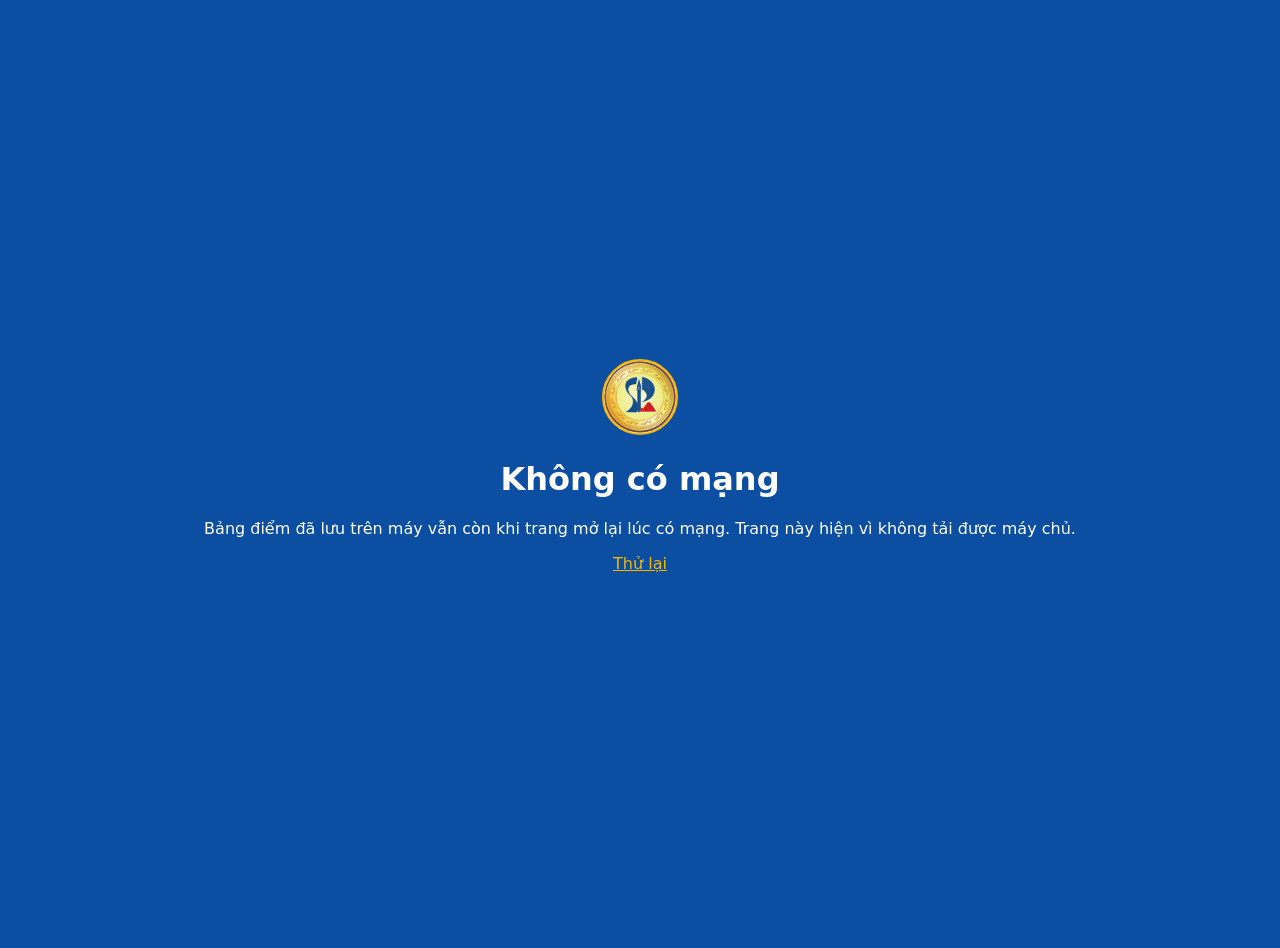
<file: static/offline.html>
<!DOCTYPE html>
<html lang="vi">
<head>
    <meta charset="UTF-8">
    <meta name="viewport" content="width=device-width, initial-scale=1.0">
    <title>Không có mạng — Tính điểm UED</title>
    <link rel="icon" href="/static/favicon.ico">
    <style>
        body { margin: 0; min-height: 100vh; display: flex; align-items: center; justify-content: center;
            font-family: system-ui, sans-serif; background: #0b4ea2; color: #fff; text-align: center; padding: 1.5rem; }
        img { width: 72px; height: 72px; border-radius: 50%; border: 2px solid #f5b800; background: #fff; }
        a { color: #f5b800; }
    </style>
</head>
<body>
    <main>
        <img src="/static/ued-logo.png" alt="Biểu trưng UED">
        <h1>Không có mạng</h1>
        <p>Bảng điểm đã lưu trên máy vẫn còn khi trang mở lại lúc có mạng. Trang này hiện vì không tải được máy chủ.</p>
        <p><a href="/">Thử lại</a></p>
    </main>
</body>
</html>
</file>
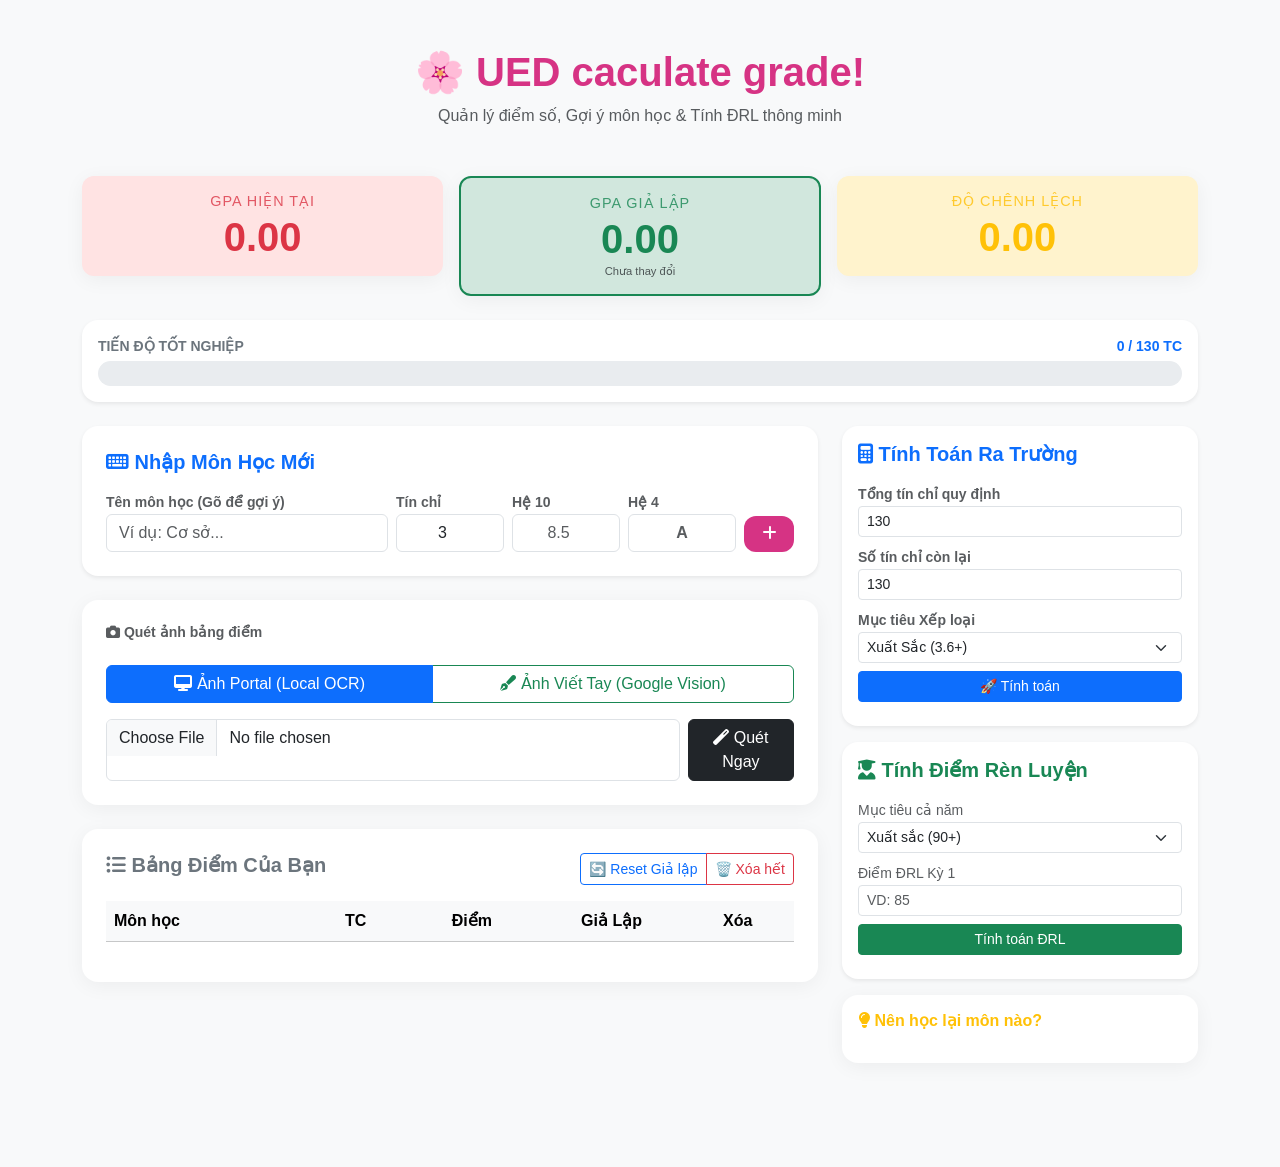
<file: templates/index_ban_cu.html>
<!DOCTYPE html>
<html lang="vi">

<head>
    <meta charset="UTF-8">
    <meta name="viewport" content="width=device-width, initial-scale=1.0">
    <title>UED caculate grade!</title>
    <link href="https://cdn.jsdelivr.net/npm/bootstrap@5.3.0/dist/css/bootstrap.min.css" rel="stylesheet">
    <link rel="stylesheet" href="https://cdnjs.cloudflare.com/ajax/libs/font-awesome/6.4.0/css/all.min.css">

    <style>
        :root {
            --primary: #d63384;
            --bg-soft: #fff0f6;
        }

        body {
            background: #f8f9fa;
            font-family: 'Segoe UI', sans-serif;
            min-height: 100vh;
            /* Đảm bảo không bị co rút body */
            padding-bottom: 2rem;
            /* Tránh dính đáy */
        }

        .card {
            border: none;
            border-radius: 16px;
            box-shadow: 0 4px 20px rgba(0, 0, 0, 0.05);
            transition: 0.3s;
        }

        .card:hover {
            transform: translateY(-2px);
        }

        /* Thêm class này để Card nhập liệu luôn nằm trên cùng, không bị che mất Dropdown */
        .card-input-section {
            position: relative;
            z-index: 1050;
        }

        .btn-kanna {
            background: var(--primary);
            color: white;
            border-radius: 12px;
            font-weight: 600;
            border: none;
        }

        .btn-kanna:hover {
            background: #b02a6b;
            color: white;
        }

        /* 🎯 CẢI TẠO LẠI KHUNG GỢI Ý MÔN HỌC */
        .suggestions-box {
            position: absolute;
            top: 100%;
            /* Căn chuẩn ngay dưới thanh input */
            left: 0;
            z-index: 9999;
            /* Đẩy lên cao nhất */
            background: white;
            width: 100%;
            border: 1px solid #e0e0e0;
            border-radius: 8px;
            max-height: 250px;
            overflow-y: auto;
            display: none;
            box-shadow: 0 10px 30px rgba(0, 0, 0, 0.15);
            /* Tạo bóng đổ sâu để nổi bật */
            margin-top: 4px;
            /* Cách input một chút cho đẹp */
        }

        .suggestion-item {
            padding: 10px 15px;
            cursor: pointer;
            border-bottom: 1px solid #f0f0f0;
            transition: background 0.2s;
        }

        .suggestion-item:last-child {
            border-bottom: none;
        }

        .suggestion-item:hover {
            background: #f8f9fa;
            color: var(--primary);
        }

        /* Score Boxes */
        .score-box {
            text-align: center;
            padding: 15px;
            border-radius: 12px;
            position: relative;
            overflow: hidden;
        }

        .score-box.old {
            background: #ffe3e3;
            color: #dc3545;
        }

        .score-box.new {
            background: #d1e7dd;
            color: #198754;
            border: 2px solid #198754;
        }

        .score-box.diff {
            background: #fff3cd;
            color: #ffc107;
        }

        .score-value {
            font-size: 2.5rem;
            font-weight: 800;
            line-height: 1.2;
        }

        .score-label {
            font-size: 0.9rem;
            text-transform: uppercase;
            letter-spacing: 1px;
            opacity: 0.8;
        }

        /* Badges */
        .badge-grade {
            width: 35px;
            height: 35px;
            display: inline-flex;
            align-items: center;
            justify-content: center;
            border-radius: 50%;
            font-weight: bold;
        }

        .bg-A-plus {
            background: #198754;
            color: white;
            box-shadow: 0 0 8px #198754;
        }

        .bg-A {
            background: #d1e7dd;
            color: #0f5132;
        }

        .bg-B {
            background: #cfe2ff;
            color: #084298;
        }

        .bg-C {
            background: #fff3cd;
            color: #664d03;
        }

        .bg-D {
            background: #f8d7da;
            color: #842029;
        }

        .bg-F {
            background: #212529;
            color: white;
        }

        /* Progress Bar */
        .progress {
            height: 25px;
            border-radius: 15px;
            background-color: #e9ecef;
        }

        .progress-bar {
            font-weight: bold;
            line-height: 25px;
            background: linear-gradient(45deg, #d63384, #fd7e14);
        }

        /* Suggestion Item */
        .suggestion-alert {
            cursor: pointer;
            transition: 0.2s;
            border-left: 4px solid #ffc107;
            background: #fffdf5;
        }

        .suggestion-alert:hover {
            transform: translateX(5px);
            background: #fff8db;
        }
    </style>
</head>

<body>

    <div class="container py-5">
        <div class="text-center mb-5">
            <h1 style="color: var(--primary); font-weight: 800;">🌸 UED caculate grade!</h1>
            <p class="text-muted">Quản lý điểm số, Gợi ý môn học & Tính ĐRL thông minh</p>
        </div>

        <div class="row mb-4 g-3">
            <div class="col-md-4">
                <div class="card score-box old">
                    <div class="score-label">GPA HIỆN TẠI</div>
                    <div class="score-value" id="displayGPA">0.00</div>
                </div>
            </div>
            <div class="col-md-4">
                <div class="card score-box new">
                    <div class="score-label">GPA GIẢ LẬP</div>
                    <div class="score-value" id="simulatedGPA">0.00</div>
                    <small id="statusText" class="text-muted" style="font-size: 0.7rem;">Chưa thay đổi</small>
                </div>
            </div>
            <div class="col-md-4">
                <div class="card score-box diff">
                    <div class="score-label">ĐỘ CHÊNH LỆCH</div>
                    <div class="score-value" id="diffGPA">0.00</div>
                </div>
            </div>
        </div>

        <div class="card p-3 mb-4 shadow-sm border-0">
            <div class="d-flex justify-content-between mb-1">
                <span class="fw-bold text-secondary small">TIẾN ĐỘ TỐT NGHIỆP</span>
                <span class="fw-bold text-primary small" id="progressText">0 / 130 TC</span>
            </div>
            <div class="progress">
                <div id="gradProgressBar" class="progress-bar progress-bar-striped progress-bar-animated"
                    role="progressbar" style="width: 0%">0%</div>
            </div>
        </div>

        <div class="row g-4">
            <div class="col-lg-8">

                <div class="card p-4 mb-4 border-primary shadow-sm card-input-section">
                    <h5 class="fw-bold text-primary mb-3"><i class="fas fa-keyboard"></i> Nhập Môn Học Mới</h5>
                    <div class="row g-2 align-items-end">
                        <div class="col-md-5 position-relative">
                            <label class="small fw-bold text-muted">Tên môn học (Gõ để gợi ý)</label>
                            <input type="text" id="inputName" class="form-control" placeholder="Ví dụ: Cơ sở..."
                                onkeyup="searchSubject()" autocomplete="off">
                            <div id="suggestions" class="suggestions-box"></div>
                        </div>
                        <div class="col-md-2">
                            <label class="small fw-bold text-muted">Tín chỉ</label>
                            <input type="number" id="inputCredits" class="form-control text-center" value="3" min="1"
                                max="4"
                                oninput="if(this.value > 4) this.value = 4; if(this.value < 1 && this.value !== '') this.value = 1;">
                        </div>
                        <div class="col-md-2">
                            <label class="small fw-bold text-muted">Hệ 10</label>
                            <input type="number" id="inputGrade10" class="form-control text-center" step="0.1" min="0"
                                max="10" placeholder="8.5" oninput="convertGrade()">
                        </div>
                        <div class="col-md-2">
                            <label class="small fw-bold text-muted">Hệ 4</label>
                            <input type="text" id="inputGrade4" class="form-control text-center fw-bold text-primary"
                                readonly placeholder="A">
                        </div>
                        <div class="col-md-1">
                            <button class="btn btn-kanna w-100" onclick="addManualSubject()"><i
                                    class="fas fa-plus"></i></button>
                        </div>
                    </div>
                </div>

                <div class="card p-4 mb-4">
                    <div class="d-flex justify-content-between align-items-center mb-3">
                        <h6 class="fw-bold text-muted small"><i class="fas fa-camera"></i> Quét ảnh bảng điểm</h6>
                        <span class="badge bg-warning text-dark" id="ocrLoading" style="display:none;">Đang xử lý... <i
                                class="fas fa-spinner fa-spin"></i></span>
                    </div>

                    <div class="btn-group w-100 mb-3" role="group">
                        <input type="radio" class="btn-check" name="ocrMode" id="modeComputer" value="computer" checked>
                        <label class="btn btn-outline-primary" for="modeComputer"><i class="fas fa-desktop"></i> Ảnh
                            Portal (Local OCR)</label>

                        <input type="radio" class="btn-check" name="ocrMode" id="modeHand" value="handwriting">
                        <label class="btn btn-outline-success" for="modeHand"><i class="fas fa-pen-fancy"></i> Ảnh Viết
                            Tay (Google Vision)</label>
                    </div>

                    <div class="d-flex gap-2">
                        <input type="file" id="ocrFile" class="form-control" accept="image/*">
                        <button class="btn btn-dark" onclick="uploadOCR()"><i class="fas fa-magic"></i> Quét
                            Ngay</button>
                    </div>
                </div>

                <div class="card p-4 mb-4">
                    <div class="d-flex justify-content-between mb-3">
                        <h5 class="fw-bold text-secondary"><i class="fas fa-list-ul"></i> Bảng Điểm Của Bạn</h5>
                        <div class="btn-group">
                            <button class="btn btn-sm btn-outline-primary" onclick="resetSimulation()">🔄 Reset Giả
                                lập</button>
                            <button class="btn btn-sm btn-outline-danger" onclick="clearAllData()">🗑️ Xóa hết</button>
                        </div>
                    </div>
                    <div class="table-responsive" style="max-height: 500px; overflow-y: auto;">
                        <table class="table table-hover align-middle">
                            <thead class="table-light sticky-top">
                                <tr>
                                    <th>Môn học</th>
                                    <th class="text-center">TC</th>
                                    <th class="text-center">Điểm</th>
                                    <th class="text-center" style="width: 140px;">Giả Lập</th>
                                    <th class="text-center">Xóa</th>
                                </tr>
                            </thead>
                            <tbody id="transcriptTable">
                            </tbody>
                        </table>
                    </div>
                </div>
            </div>

            <div class="col-lg-4">

                <div class="card p-3 mb-3 border-primary shadow-sm">
                    <h5 class="fw-bold text-primary mb-3"><i class="fas fa-calculator"></i> Tính Toán Ra Trường</h5>
                    <div class="mb-2">
                        <label class="small fw-bold text-muted">Tổng tín chỉ quy định</label>
                        <input type="number" id="targetCredits" class="form-control form-control-sm" value="130"
                            onchange="calculateStats()">
                    </div>
                    <div class="mb-2">
                        <label class="small fw-bold text-muted">Số tín chỉ còn lại</label>
                        <input type="text" id="remainingCredits" class="form-control form-control-sm bg-white" readonly
                            value="130">
                    </div>
                    <div class="mb-2">
                        <label class="small fw-bold text-muted">Mục tiêu Xếp loại</label>
                        <select id="goalGPA" class="form-select form-select-sm">
                            <option value="3.6">Xuất Sắc (3.6+)</option>
                            <option value="3.2">Giỏi (3.2+)</option>
                            <option value="2.5">Khá (2.5+)</option>
                        </select>
                    </div>
                    <button class="btn btn-primary w-100 btn-sm mb-2" onclick="calculateGraduationPath()">🚀 Tính
                        toán</button>
                    <div id="gradResult" class="p-2 rounded text-center small" style="display:none;"></div>
                </div>

                <div class="card p-3 mb-3 border-success shadow-sm">
                    <h5 class="fw-bold text-success mb-3"><i class="fas fa-user-graduate"></i> Tính Điểm Rèn Luyện</h5>
                    <div class="mb-2">
                        <label class="small text-muted">Mục tiêu cả năm</label>
                        <select id="drlTarget" class="form-select form-select-sm">
                            <option value="90">Xuất sắc (90+)</option>
                            <option value="80">Tốt (80+)</option>
                            <option value="70">Khá (70+)</option>
                            <option value="65">TB Khá (65+)</option>
                        </select>
                    </div>
                    <div class="mb-2">
                        <label class="small text-muted">Điểm ĐRL Kỳ 1</label>
                        <input type="number" id="drlSem1" class="form-control form-control-sm" placeholder="VD: 85">
                    </div>
                    <button class="btn btn-success w-100 btn-sm mb-2" onclick="calcDRL()">Tính toán ĐRL</button>
                    <div id="drlResult" class="alert alert-light border text-center small p-2" style="display:none;">
                    </div>
                </div>

                <div class="card p-3 mb-4">
                    <h6 class="fw-bold text-warning"><i class="fas fa-lightbulb"></i> Nên học lại môn nào?</h6>
                    <div id="suggestionList" class="d-flex flex-column gap-2 mt-2"></div>
                </div>
            </div>
        </div>
    </div>

    <script>
        let transcriptData = JSON.parse(localStorage.getItem('kanna_transcript_v2')) || [];
        const gradeMap = { 'A+': 4.0, 'A': 4.0, 'B+': 3.5, 'B': 3.0, 'C+': 2.5, 'C': 2.0, 'D+': 1.5, 'D': 1.0, 'F': 0.0 };

        function saveData() {
            localStorage.setItem('kanna_transcript_v2', JSON.stringify(transcriptData));
            renderTable();
            calculateStats();
        }

        let debounceTimer;
        function searchSubject() {
            const query = document.getElementById('inputName').value;
            if (query.length < 2) { document.getElementById('suggestions').style.display = 'none'; return; }

            clearTimeout(debounceTimer);
            debounceTimer = setTimeout(() => {
                fetch(`/api/search_subject?q=${encodeURIComponent(query)}`)
                    .then(res => res.json())
                    .then(data => {
                        const box = document.getElementById('suggestions');
                        box.innerHTML = '';
                        if (data.length > 0) {
                            box.style.display = 'block';
                            data.forEach(item => {
                                const div = document.createElement('div');
                                div.className = 'suggestion-item small';
                                div.innerHTML = `<b>${item.ten_mon}</b> <span class="text-muted float-end">(${item.tin_chi} tín)</span>`;
                                div.onclick = () => {
                                    document.getElementById('inputName').value = item.ten_mon;
                                    document.getElementById('inputCredits').value = item.tin_chi;
                                    box.style.display = 'none';
                                };
                                box.appendChild(div);
                            });
                        } else {
                            box.style.display = 'none';
                        }
                    });
            }, 300);
        }

        // Tắt gợi ý khi click ra ngoài
        document.addEventListener('click', function (event) {
            const box = document.getElementById('suggestions');
            const input = document.getElementById('inputName');
            if (event.target !== box && event.target !== input) {
                box.style.display = 'none';
            }
        });

        function convertGrade() {
            let inputEl = document.getElementById('inputGrade10');
            let val = parseFloat(inputEl.value);

            if (val > 10) { val = 10; inputEl.value = 10; }
            else if (val < 0) { val = 0; inputEl.value = 0; }

            let char = '';
            if (!isNaN(val)) {
                if (val >= 9.0) char = 'A+';
                else if (val >= 8.5) char = 'A';
                else if (val >= 8.0) char = 'B+';
                else if (val >= 7.0) char = 'B';
                else if (val >= 6.5) char = 'C+';
                else if (val >= 5.5) char = 'C';
                else if (val >= 5.0) char = 'D+';
                else if (val >= 4.0) char = 'D';
                else char = 'F';
            }
            document.getElementById('inputGrade4').value = char;
        }

        function addManualSubject() {
            const name = document.getElementById('inputName').value;
            const credits = parseInt(document.getElementById('inputCredits').value);
            const grade = document.getElementById('inputGrade4').value;

            if (name && credits && grade) {
                transcriptData.push({ ten_mon: name, tin_chi: credits, diem_he_4: grade, sim_grade: null });
                saveData();
                document.getElementById('inputName').value = '';
                document.getElementById('inputGrade10').value = '';
                document.getElementById('inputGrade4').value = '';
            } else {
                alert("Vui lòng nhập đủ thông tin Sensei ơi!");
            }
        }

        function uploadOCR() {
            const fileInput = document.getElementById('ocrFile');
            if (fileInput.files.length === 0) return alert("Chọn ảnh trước Sensei ơi!");

            const mode = document.querySelector('input[name="ocrMode"]:checked').value;
            const formData = new FormData();
            formData.append('file_anh', fileInput.files[0]);
            formData.append('mode', mode);

            document.getElementById('ocrLoading').style.display = 'inline-block';

            fetch('/api/process_ocr', { method: 'POST', body: formData })
                .then(res => res.json())
                .then(resp => {
                    document.getElementById('ocrLoading').style.display = 'none';
                    if (resp.success) {
                        let count = 0;
                        resp.data.forEach(newSub => {
                            if (!transcriptData.some(s => s.ten_mon === newSub.ten_mon)) {
                                transcriptData.push({ ...newSub, sim_grade: null });
                                count++;
                            }
                        });
                        saveData();
                        alert(`Đã thêm thành công ${count} môn! (Chế độ: ${mode === 'computer' ? 'Máy tính' : 'Viết tay'})`);
                    } else {
                        alert("Lỗi OCR: " + resp.error);
                    }
                })
                .catch(err => {
                    document.getElementById('ocrLoading').style.display = 'none';
                    alert("Lỗi kết nối server!");
                });
        }

        function renderTable() {
            const tbody = document.getElementById('transcriptTable');
            tbody.innerHTML = '';

            transcriptData.forEach((item, index) => {
                let badgeClass = 'bg-F';
                let d = item.diem_he_4 || '';
                if (d.includes('A+')) badgeClass = 'bg-A-plus';
                else if (d.includes('A')) badgeClass = 'bg-A';
                else if (d.includes('B')) badgeClass = 'bg-B';
                else if (d.includes('C')) badgeClass = 'bg-C';
                else if (d.includes('D')) badgeClass = 'bg-D';

                let rowClass = "";
                let selectVal = "";
                if (item.sim_grade) {
                    selectVal = item.sim_grade;
                    rowClass = "table-warning";
                }

                let displayName = item.ten_mon;
                if (item.percentage) {
                    displayName = `${item.ten_mon} <span class="text-success badge bg-light text-dark border ms-1" style="font-size: 0.7rem;">${item.percentage} giống</span>`;
                }

                const tr = document.createElement('tr');
                tr.className = rowClass;
                tr.innerHTML = `
                    <td>${displayName}</td>
                    <td class="text-center fw-bold">${item.tin_chi}</td>
                    <td class="text-center"><span class="badge-grade ${badgeClass}">${item.diem_he_4}</span></td>
                    <td class="text-center">
                        <select class="form-select form-select-sm" onchange="updateSim(${index}, this.value)">
                            <option value="" ${selectVal == "" ? "selected" : ""}>-- Giữ --</option>
                            <option value="A+" ${selectVal == "A+" ? "selected" : ""}>A+</option>
                            <option value="A" ${selectVal == "A" ? "selected" : ""}>A</option>
                            <option value="B+" ${selectVal == "B+" ? "selected" : ""}>B+</option>
                            <option value="B" ${selectVal == "B" ? "selected" : ""}>B</option>
                            <option value="C+" ${selectVal == "C+" ? "selected" : ""}>C+</option>
                            <option value="C" ${selectVal == "C" ? "selected" : ""}>C</option>
                            <option value="D+" ${selectVal == "D+" ? "selected" : ""}>D+</option>
                            <option value="D" ${selectVal == "D" ? "selected" : ""}>D</option>
                        </select>
                    </td>
                    <td class="text-center"><i class="fas fa-times text-danger" style="cursor:pointer" onclick="removeSubject(${index})"></i></td>
                `;
                tbody.appendChild(tr);
            });

            generateSuggestions();
        }

        function removeSubject(index) {
            if (confirm("Xóa môn này nha?")) {
                transcriptData.splice(index, 1);
                saveData();
            }
        }

        function clearAllData() {
            transcriptData = [];
            saveData();
        }

        function updateSim(index, val) {
            transcriptData[index].sim_grade = val === "" ? null : val;
            saveData();
        }

        function resetSimulation() {
            transcriptData.forEach(m => m.sim_grade = null);
            saveData();
        }

        function calculateStats() {
            let totalTin = 0;
            let totalRealScore = 0;
            let totalSimScore = 0;

            transcriptData.forEach(m => {
                let realScore = gradeMap[m.diem_he_4] || 0;
                let simScore = m.sim_grade ? gradeMap[m.sim_grade] : realScore;

                totalTin += m.tin_chi;
                totalRealScore += realScore * m.tin_chi;
                totalSimScore += simScore * m.tin_chi;
            });

            const curGPA = totalTin > 0 ? (totalRealScore / totalTin).toFixed(2) : "0.00";
            const simGPA = totalTin > 0 ? (totalSimScore / totalTin).toFixed(2) : "0.00";
            const diff = (simGPA - curGPA).toFixed(2);

            document.getElementById('displayGPA').innerText = curGPA;
            document.getElementById('simulatedGPA').innerText = simGPA;
            const diffEl = document.getElementById('diffGPA');
            diffEl.innerText = (diff > 0 ? "+" : "") + diff;

            if (diff > 0) diffEl.parentElement.className = 'card score-box bg-success text-white';
            else if (diff < 0) diffEl.parentElement.className = 'card score-box bg-danger text-white';
            else diffEl.parentElement.className = 'card score-box diff';

            const target = parseInt(document.getElementById('targetCredits').value);
            const percent = Math.min(100, Math.round((totalTin / target) * 100));
            const bar = document.getElementById('gradProgressBar');
            bar.style.width = percent + "%";
            bar.innerText = percent + "%";
            document.getElementById('progressText').innerText = `${totalTin} / ${target} TC`;

            const rem = Math.max(0, target - totalTin);
            document.getElementById('remainingCredits').value = rem;
        }

        function generateSuggestions() {
            const list = document.getElementById('suggestionList');
            list.innerHTML = "";
            let candidates = transcriptData.filter(m => (gradeMap[m.diem_he_4] || 0) < 3.0);

            candidates.sort((a, b) => {
                let impactA = (4.0 - (gradeMap[a.diem_he_4] || 0)) * a.tin_chi;
                let impactB = (4.0 - (gradeMap[b.diem_he_4] || 0)) * b.tin_chi;
                return impactB - impactA;
            });

            if (candidates.length === 0 && transcriptData.length > 0) {
                list.innerHTML = "<div class='text-center text-success mt-2'>🎉 Tuyệt vời! Bảng điểm đẹp, không cần học lại!</div>";
            } else {
                candidates.slice(0, 5).forEach(m => {
                    let current = gradeMap[m.diem_he_4];
                    let gain = ((4.0 - current) * m.tin_chi) / Math.max(1, transcriptData.reduce((s, x) => s + x.tin_chi, 0));

                    list.innerHTML += `
                <div class="suggestion-alert p-2 rounded small mb-2" onclick="fillSim('${m.ten_mon}')">
                    <div class="fw-bold">${m.ten_mon} (${m.tin_chi} TC)</div>
                    <div class="d-flex justify-content-between text-muted">
                        <span>Điểm: <b class="text-danger">${m.diem_he_4}</b></span>
                        <span class="text-success fw-bold">GPA +${gain.toFixed(2)} 🚀</span>
                    </div>
                </div>`;
                });
            }
        }

        function fillSim(name) {
            let idx = transcriptData.findIndex(m => m.ten_mon === name);
            if (idx !== -1) {
                updateSim(idx, "A+");
                document.querySelectorAll('#transcriptTable tr')[idx].scrollIntoView({ behavior: "smooth", block: "center" });
            }
        }

        function calculateGraduationPath() {
            const targetGPA = parseFloat(document.getElementById('goalGPA').value);
            const remCredits = parseInt(document.getElementById('remainingCredits').value);
            const curGPA = parseFloat(document.getElementById('simulatedGPA').innerText);

            let totalTin = transcriptData.reduce((s, m) => s + m.tin_chi, 0);
            let currentTotalScore = curGPA * totalTin;

            if (remCredits <= 0) {
                document.getElementById('gradResult').style.display = 'block';
                document.getElementById('gradResult').className = "bg-warning text-dark";
                document.getElementById('gradResult').innerHTML = "Đã đủ tín chỉ rồi! Kết quả hiện tại là chốt hạ.";
                return;
            }

            const totalTargetCredits = totalTin + remCredits;
            const requiredTotalScore = targetGPA * totalTargetCredits;
            const neededScoreFromRemaining = requiredTotalScore - currentTotalScore;
            const neededGPA = neededScoreFromRemaining / remCredits;

            const resDiv = document.getElementById('gradResult');
            resDiv.style.display = 'block';

            if (neededGPA > 4.0) {
                resDiv.className = "bg-danger text-white";
                resDiv.innerHTML = `❌ <b>Khó quá!</b><br>Cần đạt trung bình <b>${neededGPA.toFixed(2)}</b> (Hơn cả 4.0).`;
            } else if (neededGPA < 0) {
                resDiv.className = "bg-success text-white";
                resDiv.innerHTML = `🎉 <b>Dư sức!</b><br>Đã tích lũy đủ điểm để đạt mục tiêu.`;
            } else {
                resDiv.className = "bg-info text-white";
                resDiv.innerHTML = `🎯 <b>Mục tiêu:</b><br>Cần đạt GPA trung bình <b>${neededGPA.toFixed(2)}</b> cho ${remCredits} tín chỉ cuối.`;
            }
        }

        function calcDRL() {
            const target = parseInt(document.getElementById('drlTarget').value);
            const sem1 = parseFloat(document.getElementById('drlSem1').value);
            const resBox = document.getElementById('drlResult');

            resBox.style.display = 'block';

            if (isNaN(sem1)) {
                resBox.innerHTML = `🎯 Để đạt <b>${target}</b> cả năm, mỗi kỳ Sensei cần phấn đấu đạt trung bình <b>${target}</b> điểm nhé!`;
            } else {
                const needed = (target * 2) - sem1;

                if (needed > 100) {
                    resBox.className = "alert alert-danger border text-center small p-1";
                    resBox.innerHTML = `😱 <b>Nguy hiểm!</b> Cần <b>${needed}</b> điểm. (Max 100).`;
                } else if (needed <= 50) {
                    resBox.className = "alert alert-success border text-center small p-1";
                    resBox.innerHTML = `😎 <b>Dễ ợt!</b> Chỉ cần <b>${Math.max(0, needed)}</b> điểm.`;
                } else {
                    resBox.className = "alert alert-info border text-center small p-1";
                    resBox.innerHTML = `🔥 <b>Chiến lược:</b> Kỳ 2 cần đạt <b>${needed}</b> điểm ĐRL.`;
                }
            }
        }

        renderTable();
        calculateStats();
    </script>

</body>

</html>
</file>
